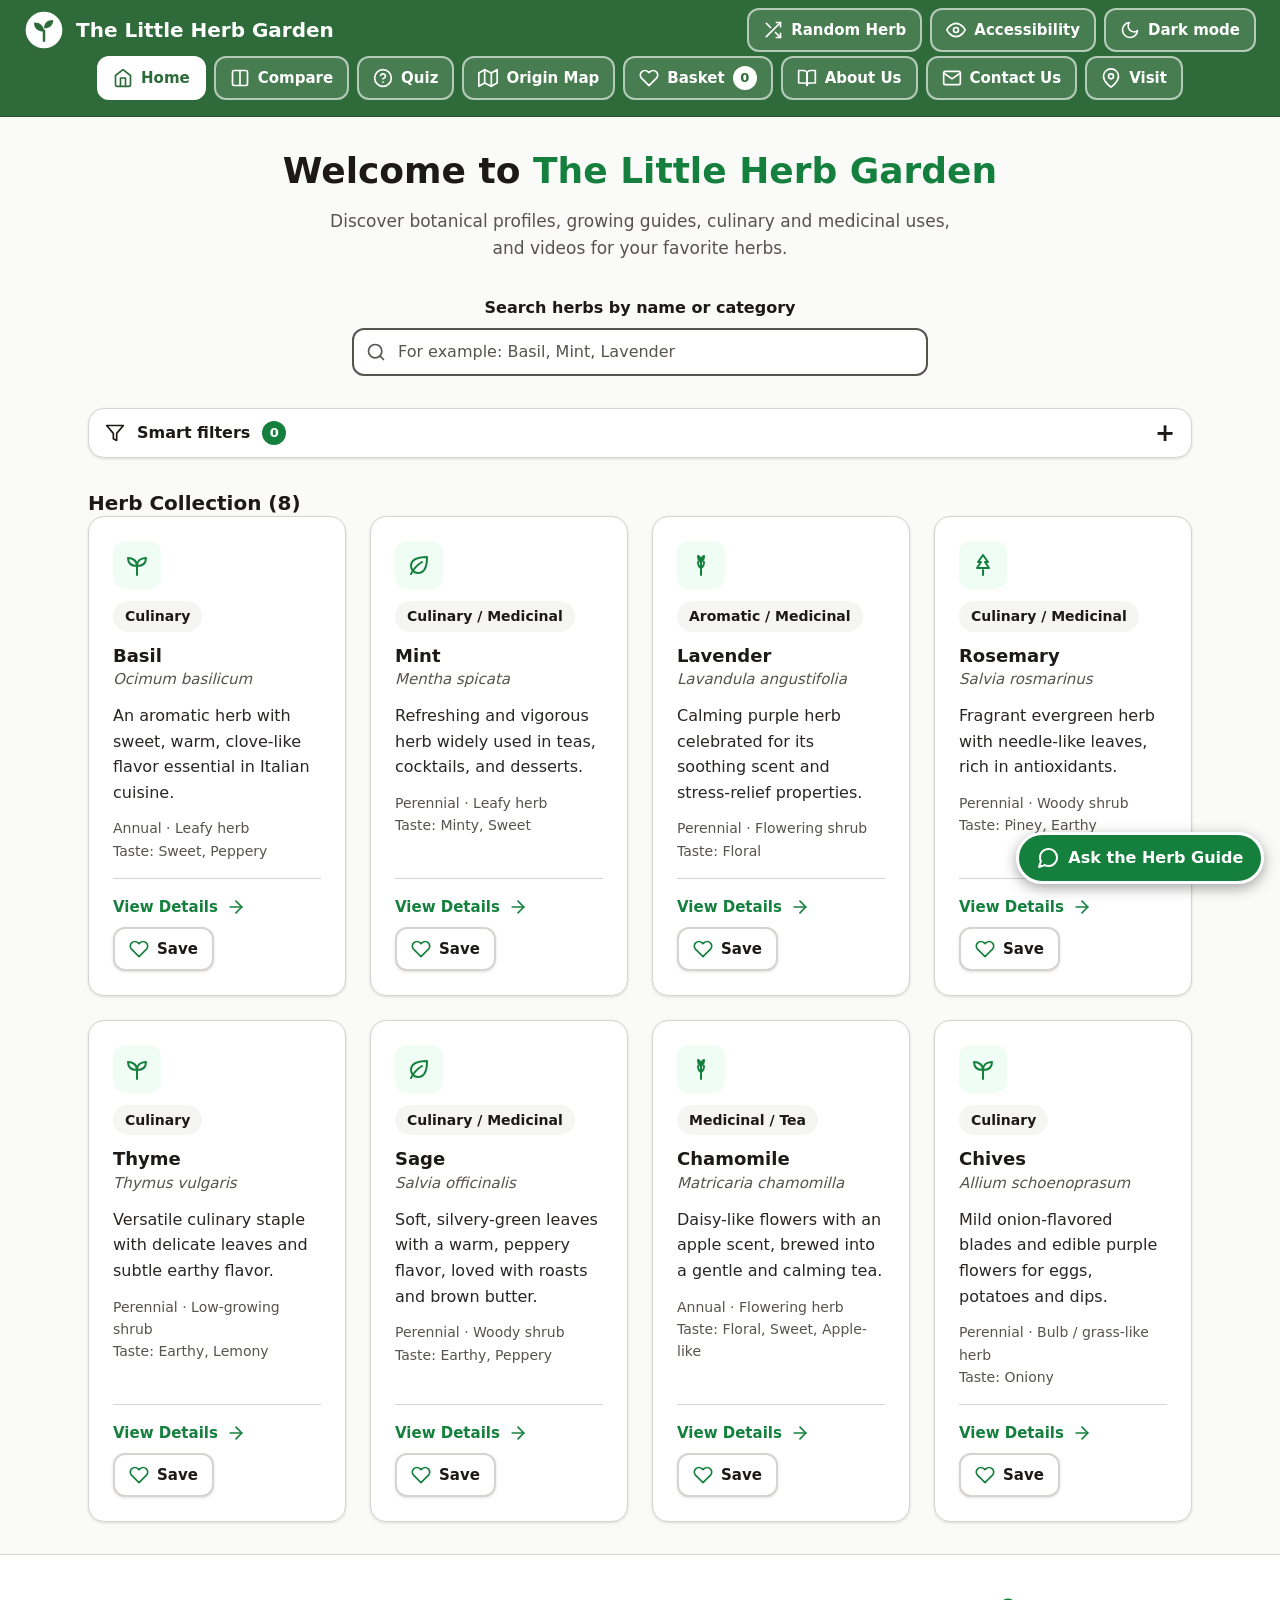
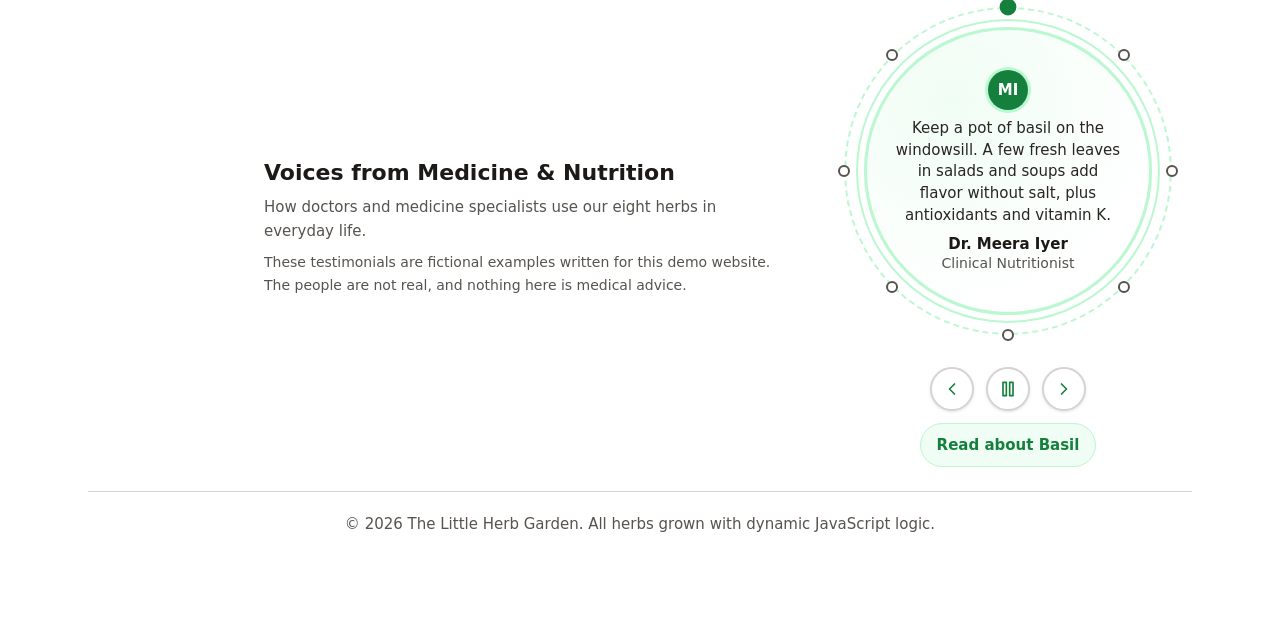
<file: index.html>
<!DOCTYPE html>
<html lang="en">
<head>
    <meta charset="UTF-8">
    <meta name="viewport" content="width=device-width, initial-scale=1">
    <meta name="color-scheme" content="light dark">
    <meta name="theme-color" content="#2f6b3a">
    <meta name="description" content="The Little Herb Garden: botanical profiles, growing guides, medicinal uses and videos for your favourite herbs.">
    <title>The Little Herb Garden</title>
    <link rel="icon" type="image/svg+xml" href="images/logo.svg">
    <link rel="stylesheet" href="style.css">
</head>
<body>

    <!-- Icon sprite (inline SVG, used with <use href="#i-name">) -->
    <svg width="0" height="0" style="position:absolute" aria-hidden="true" focusable="false">
        <defs>
            <symbol id="i-home" viewBox="0 0 24 24"><path d="M3 9l9-7 9 7v11a2 2 0 0 1-2 2H5a2 2 0 0 1-2-2z"/><polyline points="9 22 9 12 15 12 15 22"/></symbol>
            <symbol id="i-book" viewBox="0 0 24 24"><path d="M2 3h6a4 4 0 0 1 4 4v14a3 3 0 0 0-3-3H2z"/><path d="M22 3h-6a4 4 0 0 0-4 4v14a3 3 0 0 1 3-3h7z"/></symbol>
            <symbol id="i-pin" viewBox="0 0 24 24"><path d="M21 10c0 7-9 13-9 13s-9-6-9-13a9 9 0 0 1 18 0z"/><circle cx="12" cy="10" r="3"/></symbol>
            <symbol id="i-shuffle" viewBox="0 0 24 24"><polyline points="16 3 21 3 21 8"/><line x1="4" y1="20" x2="21" y2="3"/><polyline points="21 16 21 21 16 21"/><line x1="15" y1="15" x2="21" y2="21"/><line x1="4" y1="4" x2="9" y2="9"/></symbol>
            <symbol id="i-moon" viewBox="0 0 24 24"><path d="M21 12.79A9 9 0 1 1 11.21 3 7 7 0 0 0 21 12.79z"/></symbol>
            <symbol id="i-sun" viewBox="0 0 24 24"><circle cx="12" cy="12" r="5"/><line x1="12" y1="1" x2="12" y2="3"/><line x1="12" y1="21" x2="12" y2="23"/><line x1="4.22" y1="4.22" x2="5.64" y2="5.64"/><line x1="18.36" y1="18.36" x2="19.78" y2="19.78"/><line x1="1" y1="12" x2="3" y2="12"/><line x1="21" y1="12" x2="23" y2="12"/><line x1="4.22" y1="19.78" x2="5.64" y2="18.36"/><line x1="18.36" y1="5.64" x2="19.78" y2="4.22"/></symbol>
            <symbol id="i-search" viewBox="0 0 24 24"><circle cx="11" cy="11" r="8"/><line x1="21" y1="21" x2="16.65" y2="16.65"/></symbol>
            <symbol id="i-arrow-left" viewBox="0 0 24 24"><line x1="19" y1="12" x2="5" y2="12"/><polyline points="12 19 5 12 12 5"/></symbol>
            <symbol id="i-arrow-right" viewBox="0 0 24 24"><line x1="5" y1="12" x2="19" y2="12"/><polyline points="12 5 19 12 12 19"/></symbol>
            <symbol id="i-heart" viewBox="0 0 24 24"><path d="M20.84 4.61a5.5 5.5 0 0 0-7.78 0L12 5.67l-1.06-1.06a5.5 5.5 0 0 0-7.78 7.78l1.06 1.06L12 21.23l7.78-7.78 1.06-1.06a5.5 5.5 0 0 0 0-7.78z"/></symbol>
            <symbol id="i-info" viewBox="0 0 24 24"><circle cx="12" cy="12" r="10"/><line x1="12" y1="16" x2="12" y2="12"/><line x1="12" y1="8" x2="12.01" y2="8"/></symbol>
            <symbol id="i-video" viewBox="0 0 24 24"><polygon points="23 7 16 12 23 17 23 7"/><rect x="1" y="5" width="15" height="14" rx="2" ry="2"/></symbol>
            <symbol id="i-alert" viewBox="0 0 24 24"><path d="M10.29 3.86L1.82 18a2 2 0 0 0 1.71 3h16.94a2 2 0 0 0 1.71-3L13.71 3.86a2 2 0 0 0-3.42 0z"/><line x1="12" y1="9" x2="12" y2="13"/><line x1="12" y1="17" x2="12.01" y2="17"/></symbol>
            <symbol id="i-x" viewBox="0 0 24 24"><circle cx="12" cy="12" r="10"/><line x1="15" y1="9" x2="9" y2="15"/><line x1="9" y1="9" x2="15" y2="15"/></symbol>
            <symbol id="i-utensils" viewBox="0 0 24 24"><path d="M4 3v5a3 3 0 0 0 6 0V3"/><line x1="7" y1="11" x2="7" y2="21"/><path d="M17 21V3c-2 1-4 4-4 8h4"/></symbol>
            <symbol id="i-globe" viewBox="0 0 24 24"><circle cx="12" cy="12" r="10"/><line x1="2" y1="12" x2="22" y2="12"/><path d="M12 2a15.3 15.3 0 0 1 4 10 15.3 15.3 0 0 1-4 10 15.3 15.3 0 0 1-4-10 15.3 15.3 0 0 1 4-10z"/></symbol>
            <symbol id="i-sprout" viewBox="0 0 24 24"><path d="M12 22v-9"/><path d="M12 13C12 8 8 5 3 5c0 5 3 8 9 8z"/><path d="M12 13c0-4.5 3-8 9-8 0 5-3 8-9 8z"/></symbol>
            <symbol id="i-leaf" viewBox="0 0 24 24"><path d="M11 20A7 7 0 0 1 4 13C4 7 9 4 20 4c0 11-3 16-9 16z"/><path d="M4 21c3-6 6-9 11-12"/></symbol>
            <symbol id="i-flower" viewBox="0 0 24 24"><path d="M12 22V9"/><path d="M12 9C10 8 9 6 9 3c2 1 3 3 3 6z"/><path d="M12 9c2-1 3-3 3-6-2 1-3 3-3 6z"/><path d="M12 15c-2-1-3-3-3-6"/><path d="M12 15c2-1 3-3 3-6"/></symbol>
            <symbol id="i-mail" viewBox="0 0 24 24"><path d="M4 4h16c1.1 0 2 .9 2 2v12c0 1.1-.9 2-2 2H4c-1.1 0-2-.9-2-2V6c0-1.1.9-2 2-2z"/><polyline points="22 6 12 13 2 6"/></symbol>
            <symbol id="i-check" viewBox="0 0 24 24"><path d="M22 11.08V12a10 10 0 1 1-5.93-9.14"/><polyline points="22 4 12 14.01 9 11.01"/></symbol>
            <symbol id="i-chevron-left" viewBox="0 0 24 24"><polyline points="15 18 9 12 15 6"/></symbol>
            <symbol id="i-chevron-right" viewBox="0 0 24 24"><polyline points="9 18 15 12 9 6"/></symbol>
            <symbol id="i-pause" viewBox="0 0 24 24"><rect x="6" y="4" width="4" height="16"/><rect x="14" y="4" width="4" height="16"/></symbol>
            <symbol id="i-play" viewBox="0 0 24 24"><polygon points="5 3 19 12 5 21 5 3"/></symbol>
            <symbol id="i-quote" viewBox="0 0 24 24"><path d="M3 21c3 0 7-1 7-8V5c0-1.1-.9-2-2-2H4c-1.1 0-2 .9-2 2v6c0 1.1.9 2 2 2h4"/><path d="M15 21c3 0 7-1 7-8V5c0-1.1-.9-2-2-2h-4c-1.1 0-2 .9-2 2v6c0 1.1.9 2 2 2h4"/></symbol>
            <symbol id="i-menu" viewBox="0 0 24 24"><line x1="3" y1="6" x2="21" y2="6"/><line x1="3" y1="12" x2="21" y2="12"/><line x1="3" y1="18" x2="21" y2="18"/></symbol>
            <symbol id="i-columns" viewBox="0 0 24 24"><path d="M12 3h7a2 2 0 0 1 2 2v14a2 2 0 0 1-2 2h-7m0-18H5a2 2 0 0 0-2 2v14a2 2 0 0 0 2 2h7m0-18v18"/></symbol>
            <symbol id="i-help" viewBox="0 0 24 24"><circle cx="12" cy="12" r="10"/><path d="M9.09 9a3 3 0 0 1 5.83 1c0 2-3 3-3 3"/><line x1="12" y1="17" x2="12.01" y2="17"/></symbol>
            <symbol id="i-map" viewBox="0 0 24 24"><polygon points="1 6 1 22 8 18 16 22 23 18 23 2 16 6 8 2 1 6"/><line x1="8" y1="2" x2="8" y2="18"/><line x1="16" y1="6" x2="16" y2="22"/></symbol>
            <symbol id="i-chat" viewBox="0 0 24 24"><path d="M21 11.5a8.38 8.38 0 0 1-.9 3.8 8.5 8.5 0 0 1-7.6 4.7 8.38 8.38 0 0 1-3.8-.9L3 21l1.9-5.7a8.38 8.38 0 0 1-.9-3.8 8.5 8.5 0 0 1 4.7-7.6 8.38 8.38 0 0 1 3.8-.9h.5a8.48 8.48 0 0 1 8 8v.5z"/></symbol>
            <symbol id="i-eye" viewBox="0 0 24 24"><path d="M1 12s4-8 11-8 11 8 11 8-4 8-11 8-11-8-11-8z"/><circle cx="12" cy="12" r="3"/></symbol>
            <symbol id="i-filter" viewBox="0 0 24 24"><polygon points="22 3 2 3 10 12.46 10 19 14 21 14 12.46 22 3"/></symbol>
            <symbol id="i-send" viewBox="0 0 24 24"><line x1="22" y1="2" x2="11" y2="13"/><polygon points="22 2 15 22 11 13 2 9 22 2"/></symbol>
            <symbol id="i-trash" viewBox="0 0 24 24"><polyline points="3 6 5 6 21 6"/><path d="M19 6l-1 14a2 2 0 0 1-2 2H8a2 2 0 0 1-2-2L5 6m3 0V4a2 2 0 0 1 2-2h4a2 2 0 0 1 2 2v2"/></symbol>
            <symbol id="i-plus" viewBox="0 0 24 24"><line x1="12" y1="5" x2="12" y2="19"/><line x1="5" y1="12" x2="19" y2="12"/></symbol>
            <symbol id="i-minus" viewBox="0 0 24 24"><line x1="5" y1="12" x2="19" y2="12"/></symbol>
            <symbol id="i-refresh" viewBox="0 0 24 24"><polyline points="23 4 23 10 17 10"/><path d="M20.49 15a9 9 0 1 1-2.12-9.36L23 10"/></symbol>
            <symbol id="i-award" viewBox="0 0 24 24"><circle cx="12" cy="8" r="7"/><polyline points="8.21 13.89 7 23 12 20 17 23 15.79 13.88"/></symbol>
            <symbol id="i-tree" viewBox="0 0 24 24"><path d="M12 22v-5"/><path d="M12 2l5 7h-3l4 6H6l4-6H7z"/></symbol>
        </defs>
    </svg>

    <!-- Skip link for keyboard and screen reader users -->
    <a href="#main-content" class="skip-link">Skip to main content</a>

    <!-- Header -->
    <header class="site-header">
        <div class="container header-inner">
            <a href="#" class="brand">
                <img src="images/logo.svg" alt="" width="40" height="40">
                <span>The Little Herb Garden</span>
            </a>

            <!-- Mobile menu button (shown on small screens only) -->
            <button type="button" id="menu-toggle" class="btn btn-header menu-toggle" aria-expanded="false" aria-controls="site-menu">
                <svg class="icon" aria-hidden="true" focusable="false"><use href="#i-menu"></use></svg><span>Menu</span>
            </button>

            <div id="site-menu" class="header-actions">
                <nav aria-label="Main">
                    <ul class="nav-list">
                        <li><a href="#" id="nav-home" class="btn btn-header"><svg class="icon" aria-hidden="true" focusable="false"><use href="#i-home"></use></svg><span>Home</span></a></li>
                        <li><a href="#compare" id="nav-compare" class="btn btn-header"><svg class="icon" aria-hidden="true" focusable="false"><use href="#i-columns"></use></svg><span>Compare</span></a></li>
                        <li><a href="#quiz" id="nav-quiz" class="btn btn-header"><svg class="icon" aria-hidden="true" focusable="false"><use href="#i-help"></use></svg><span>Quiz</span></a></li>
                        <li><a href="#map" id="nav-map" class="btn btn-header"><svg class="icon" aria-hidden="true" focusable="false"><use href="#i-map"></use></svg><span>Origin Map</span></a></li>
                        <li><a href="#basket" id="nav-basket" class="btn btn-header"><svg class="icon" aria-hidden="true" focusable="false"><use href="#i-heart"></use></svg><span>Basket</span><span id="basket-count" class="count">0</span><span class="visually-hidden"> saved herbs</span></a></li>
                        <li><a href="#about" id="nav-about" class="btn btn-header"><svg class="icon" aria-hidden="true" focusable="false"><use href="#i-book"></use></svg><span>About Us</span></a></li>
                        <li><button type="button" id="contact-btn" class="btn btn-header" aria-haspopup="dialog"><svg class="icon" aria-hidden="true" focusable="false"><use href="#i-mail"></use></svg><span>Contact Us</span></button></li>
                        <li><a href="#visit" id="nav-visit" class="btn btn-header"><svg class="icon" aria-hidden="true" focusable="false"><use href="#i-pin"></use></svg><span>Visit</span></a></li>
                    </ul>
                </nav>
                <div class="header-tools">
                    <button type="button" id="random-herb-btn" class="btn btn-header">
                        <svg class="icon" aria-hidden="true" focusable="false"><use href="#i-shuffle"></use></svg><span>Random Herb</span>
                    </button>
                    <button type="button" id="a11y-btn" class="btn btn-header" aria-haspopup="dialog">
                        <svg class="icon" aria-hidden="true" focusable="false"><use href="#i-eye"></use></svg><span>Accessibility</span>
                    </button>
                    <button type="button" id="theme-toggle" class="btn btn-header" aria-pressed="false">
                        <svg class="icon icon-moon" aria-hidden="true" focusable="false"><use href="#i-moon"></use></svg>
                        <svg class="icon icon-sun" aria-hidden="true" focusable="false"><use href="#i-sun"></use></svg>
                        <span>Dark mode</span>
                    </button>
                </div>
            </div>
        </div>
    </header>

    <!-- Herb Guide chat button (floating) -->
    <button type="button" id="chat-btn" class="fab" aria-haspopup="dialog">
        <svg class="icon icon-lg" aria-hidden="true" focusable="false"><use href="#i-chat"></use></svg><span>Ask the Herb Guide</span>
    </button>

    <!-- Main content -->
    <main id="main-content" class="container main" tabindex="-1">
        <div id="app-viewport">
            <noscript><p class="notice">The Little Herb Garden needs JavaScript to load the herbs. Please turn JavaScript on and reload the page.</p></noscript>
        </div>
    </main>

    <!-- Accessibility settings popup -->
    <dialog id="a11y-dialog" class="dialog" aria-labelledby="a11y-title">
        <div class="dialog-body">
            <div class="dialog-head">
                <h2 id="a11y-title">Accessibility settings</h2>
                <button type="button" id="a11y-close" class="btn btn-secondary dialog-close" aria-label="Close accessibility settings">
                    <svg class="icon" aria-hidden="true" focusable="false"><use href="#i-x"></use></svg>
                </button>
            </div>
            <p class="small">Changes apply straight away and are remembered on this device.</p>
            <fieldset class="setting-group">
                <legend>Display</legend>
                <label class="check"><input type="checkbox" id="opt-dark"> <span>Dark mode</span></label>
                <label class="check"><input type="checkbox" id="opt-contrast"> <span>High contrast (black, white and yellow)</span></label>
                <label class="check"><input type="checkbox" id="opt-motion"> <span>Reduce motion and animations</span></label>
            </fieldset>
            <fieldset class="setting-group">
                <legend>Text size</legend>
                <label class="check"><input type="radio" name="text-size" value="normal"> <span>Normal</span></label>
                <label class="check"><input type="radio" name="text-size" value="large"> <span>Large (125%)</span></label>
                <label class="check"><input type="radio" name="text-size" value="xlarge"> <span>Extra large (150%)</span></label>
            </fieldset>
            <div class="dialog-actions">
                <button type="button" id="a11y-reset" class="btn btn-secondary"><svg class="icon" aria-hidden="true" focusable="false"><use href="#i-refresh"></use></svg><span>Reset to defaults</span></button>
                <button type="button" id="a11y-done" class="btn btn-primary">Done</button>
            </div>
        </div>
    </dialog>

    <!-- Herb Guide chat popup -->
    <dialog id="chat-dialog" class="dialog chat-dialog" aria-labelledby="chat-title">
        <div class="dialog-body chat-body">
            <div class="dialog-head">
                <h2 id="chat-title">Herb Guide</h2>
                <button type="button" id="chat-close" class="btn btn-secondary dialog-close" aria-label="Close the Herb Guide">
                    <svg class="icon" aria-hidden="true" focusable="false"><use href="#i-x"></use></svg>
                </button>
            </div>
            <p class="small">Ask about allergies and safety, medicinal use, origin, growing, harvesting, storage and daily use of our eight herbs. I answer from this garden's herb data, I am not a doctor.</p>
            <div id="chat-log" class="chat-log" role="log" aria-live="polite" aria-label="Conversation with the Herb Guide" tabindex="0"></div>
            <div id="chat-suggestions" class="chat-suggestions" aria-label="Suggested questions"></div>
            <form id="chat-form" class="chat-form" autocomplete="off">
                <label for="chat-input" class="visually-hidden">Your question</label>
                <input type="text" id="chat-input" placeholder="For example: Is chamomile safe for pets?" maxlength="200">
                <button type="submit" class="btn btn-primary"><svg class="icon" aria-hidden="true" focusable="false"><use href="#i-send"></use></svg><span>Send</span></button>
            </form>
        </div>
    </dialog>

    <!-- Contact Us popup (native modal dialog: focus is trapped inside, Esc closes it) -->
    <dialog id="contact-dialog" class="dialog" aria-labelledby="contact-title" aria-describedby="contact-desc">
        <form id="contact-form" class="dialog-body" novalidate>
            <div class="dialog-head">
                <h2 id="contact-title">Contact Us</h2>
                <button type="button" id="contact-close" class="btn btn-secondary dialog-close" aria-label="Close contact form">
                    <svg class="icon" aria-hidden="true" focusable="false"><use href="#i-x"></use></svg>
                </button>
            </div>
            <p id="contact-desc" class="small">Questions about the garden or a herb? Send us a message. All fields are required.</p>

            <div class="field">
                <label for="contact-name">Your name (required)</label>
                <input type="text" id="contact-name" name="name" autocomplete="name" required aria-describedby="contact-name-error">
                <p class="field-error" id="contact-name-error" hidden></p>
            </div>
            <div class="field">
                <label for="contact-email">Email address (required)</label>
                <input type="email" id="contact-email" name="email" autocomplete="email" required aria-describedby="contact-email-error">
                <p class="field-error" id="contact-email-error" hidden></p>
            </div>
            <div class="field">
                <label for="contact-message">Your message (required)</label>
                <textarea id="contact-message" name="message" rows="5" required aria-describedby="contact-message-error"></textarea>
                <p class="field-error" id="contact-message-error" hidden></p>
            </div>

            <div class="dialog-actions">
                <button type="button" id="contact-cancel" class="btn btn-secondary">Cancel</button>
                <button type="submit" class="btn btn-primary">Send message</button>
            </div>
        </form>
    </dialog>

    <!-- Thank you popup (closes by itself after 5 seconds) -->
    <dialog id="thanks-dialog" class="dialog dialog-thanks" aria-labelledby="thanks-title" aria-describedby="thanks-desc">
        <div class="dialog-body">
            <span class="thanks-icon"><svg class="icon icon-lg" aria-hidden="true" focusable="false"><use href="#i-check"></use></svg></span>
            <h2 id="thanks-title">Thank you!</h2>
            <p id="thanks-desc">Thank you for contacting us. Your message has been submitted. This message closes automatically in 5 seconds.</p>
            <button type="button" id="thanks-close" class="btn btn-primary">Close</button>
        </div>
    </dialog>

    <!-- Screen reader announcements (page changes, search results) -->
    <div id="announcer" class="visually-hidden" role="status" aria-live="polite" aria-atomic="true"></div>

    <!-- Footer -->
    <footer class="site-footer">
        <div class="container">
            <section class="testimonials" aria-labelledby="testimonials-heading">
                <div class="testimonials-text">
                    <h2 id="testimonials-heading">Voices from Medicine &amp; Nutrition</h2>
                    <p>How doctors and medicine specialists use our eight herbs in everyday life.</p>
                    <p class="small testimonials-note">These testimonials are fictional examples written for this demo website. The people are not real, and nothing here is medical advice.</p>
                </div>
                <div id="testimonial-slider" class="slider" role="group" aria-roledescription="carousel" aria-label="Specialist testimonials">
                    <p class="small">Loading testimonials&hellip;</p>
                </div>
            </section>
            <p class="copyright">© <span id="year"></span> The Little Herb Garden. All herbs grown with dynamic JavaScript logic.</p>
        </div>
    </footer>

    <script src="app.js"></script>
</body>
</html>
</file>
<file: style.css>
/* ==========================================================================
   The Little Herb Garden - plain CSS (no frameworks)
   Colours are CSS variables. Dark mode = class "dark" on <html>.
   ========================================================================== */

:root {
    --header-bg: #2f6b3a;          /* header colour taken from the reference image */
    --header-text: #ffffff;

    --bg: #fafaf9;
    --surface: #ffffff;
    --surface-2: #f5f5f4;
    --border: #d6d3d1;
    --text: #292524;
    --text-strong: #1c1917;
    --text-muted: #57534e;

    --accent: #15803d;              /* text/icons on light backgrounds (AA contrast) */
    --accent-bg: #f0fdf4;
    --accent-border: #bbf7d0;
    --button-bg: #15803d;
    --button-bg-hover: #166534;
    --button-text: #ffffff;
    --badge-bg: #166534;

    --danger: #b91c1c;
    --danger-bg: #fee2e2;
    --danger-border: #fecaca;

    --focus: #1d4ed8;
    --shadow: 0 1px 3px rgba(0, 0, 0, .12);
    --map-sea: #dbeefa;
    --map-land: #c9dfb8;
    --map-line: #6b8f5e;
    --map-grid: rgba(0, 0, 0, .14);
    --map-selected: #b45309;
    --radius: 1rem;
}

html.dark {
    --bg: #1c1917;
    --surface: #292524;
    --surface-2: #44403c;
    --border: #57534e;
    --text: #e7e5e4;
    --text-strong: #f5f5f4;
    --text-muted: #d6d3d1;

    --accent: #4ade80;
    --accent-bg: #052e16;
    --accent-border: #14532d;
    --danger: #fca5a5;
    --danger-bg: #450a0a;
    --danger-border: #7f1d1d;

    --focus: #fde047;
    --shadow: 0 1px 3px rgba(0, 0, 0, .6);
    --map-sea: #10283a;
    --map-land: #355535;
    --map-line: #8fbf8f;
    --map-grid: rgba(255, 255, 255, .16);
    --map-selected: #d97706;
    color-scheme: dark;
}

/* High contrast: black, white and yellow (it overrides dark mode) */
html.hc {
    --header-bg: #000000;
    --bg: #000000;
    --surface: #000000;
    --surface-2: #1a1a1a;
    --border: #ffffff;
    --text: #ffffff;
    --text-strong: #ffffff;
    --text-muted: #f0f0f0;
    --accent: #ffe600;
    --accent-bg: #000000;
    --accent-border: #ffe600;
    --button-bg: #ffe600;
    --button-bg-hover: #ffffff;
    --button-text: #000000;
    --badge-bg: #000000;
    --danger: #ff9a9a;
    --danger-bg: #000000;
    --danger-border: #ff9a9a;
    --focus: #00e5ff;
    --shadow: none;
    --map-sea: #000000;
    --map-land: #333333;
    --map-line: #ffffff;
    --map-grid: rgba(255, 255, 255, .35);
    --map-selected: #ffe600;
    color-scheme: dark;
}

/* ---------- Base ---------- */
*, *::before, *::after { box-sizing: border-box; }

html {
    scroll-padding-top: 6rem;       /* keeps focused items clear of the sticky header */
    -webkit-text-size-adjust: 100%;
}

body {
    margin: 0;
    min-height: 100vh;
    display: flex;
    flex-direction: column;
    background: var(--bg);
    color: var(--text);
    font-family: system-ui, -apple-system, "Segoe UI", Roboto, "Helvetica Neue", Arial, sans-serif;
    font-size: 1rem;
    line-height: 1.6;
    overflow-wrap: break-word;
}

h1, h2, h3, p, ul, dl, dd, figure { margin: 0; }
ul { padding: 0; list-style: none; }
img, svg { max-width: 100%; }
[hidden] { display: none !important; }
a { color: var(--accent); }

.container {
    width: 100%;
    max-width: 72rem;
    margin-inline: auto;
    padding-inline: 1rem;
}
@media (min-width: 40em) { .container { padding-inline: 1.5rem; } }

.main { flex: 1; padding-block: 2rem; }
.main:focus { outline: none; }

.visually-hidden {
    position: absolute !important;
    width: 1px; height: 1px;
    margin: -1px; padding: 0; border: 0;
    overflow: hidden;
    clip: rect(0 0 0 0);
    white-space: nowrap;
}

/* ---------- Focus (visible for keyboard users) ---------- */
:focus-visible {
    outline: 3px solid var(--focus);
    outline-offset: 3px;
    border-radius: .25rem;
}
.site-header :focus-visible { outline-color: #ffffff; }

.skip-link {
    position: absolute;
    left: .5rem; top: -4rem;
    z-index: 100;
    padding: .75rem 1rem;
    background: var(--button-bg);
    color: var(--button-text);
    font-weight: 600;
    border-radius: .5rem;
}
.skip-link:focus { top: .5rem; }

/* ---------- Icons ---------- */
.icon {
    width: 1.25rem; height: 1.25rem;
    flex: none;
    fill: none;
    stroke: currentColor;
    stroke-width: 2;
    stroke-linecap: round;
    stroke-linejoin: round;
}
.icon-lg { width: 1.5rem; height: 1.5rem; }

/* ---------- Header ---------- */
.site-header {
    background: var(--header-bg);
    color: var(--header-text);
    border-bottom: 1px solid rgba(0, 0, 0, .25);
}
@media (min-width: 60em) and (min-height: 45em) {
    .site-header { position: sticky; top: 0; z-index: 30; }
}
.site-header .container { max-width: 90rem; }
.header-inner {
    display: flex;
    flex-wrap: wrap;
    align-items: center;
    justify-content: space-between;
    gap: .5rem 1rem;
    padding-block: .5rem;
}
.brand {
    display: inline-flex;
    align-items: center;
    gap: .75rem;
    min-height: 2.75rem;
    color: var(--header-text);
    font-size: 1.25rem;
    font-weight: 700;
    text-decoration: none;
}
.brand:hover span { text-decoration: underline; }
.brand img { width: 2.5rem; height: 2.5rem; }


/* ---------- Buttons ---------- */
.btn {
    display: inline-flex;
    align-items: center;
    justify-content: center;
    gap: .5rem;
    min-height: 2.75rem;            /* comfortable touch target */
    padding: .5rem 1rem;
    border: 2px solid transparent;
    border-radius: .75rem;
    font: inherit;
    font-size: .9375rem;
    font-weight: 600;
    line-height: 1.2;
    text-decoration: none;
    cursor: pointer;
}
.btn-header {
    padding-inline: .875rem;
    background: rgba(255, 255, 255, .12);
    border-color: rgba(255, 255, 255, .6);
    color: var(--header-text);
}
.btn-header:hover { background: rgba(255, 255, 255, .24); }
.btn-header[aria-current="page"],
.btn-header[aria-pressed="true"] {
    background: #ffffff;
    border-color: #ffffff;
    color: var(--header-bg);
}
.btn-primary { background: var(--button-bg); color: var(--button-text); }
.btn-primary:hover { background: var(--button-bg-hover); }
.btn-secondary { background: var(--surface); color: var(--text-strong); border-color: var(--border); box-shadow: var(--shadow); }
.btn-secondary:hover { background: var(--surface-2); }
.btn-secondary .icon { color: var(--accent); }
.btn-soft { background: var(--accent-bg); color: var(--accent); border-color: var(--accent-border); }

/* Theme toggle shows the icon for the mode you would switch to */
.icon-sun { display: none; }
html.dark .icon-sun { display: inline-block; }
html.dark .icon-moon { display: none; }

/* ---------- Views ---------- */
.view { display: grid; gap: 2rem; }
.view-narrow { max-width: 48rem; margin-inline: auto; width: 100%; }
.view-medium { max-width: 56rem; margin-inline: auto; width: 100%; }

h1 { font-size: 1.875rem; line-height: 1.2; font-weight: 800; color: var(--text-strong); }
@media (min-width: 40em) { h1 { font-size: 2.25rem; } }
h2 { font-size: 1.25rem; line-height: 1.3; font-weight: 700; color: var(--text-strong); }
h3 { font-size: 1.125rem; line-height: 1.3; font-weight: 700; color: var(--text-strong); }
h1:focus { outline: none; }
.accent { color: var(--accent); }
.lead { font-size: 1.0625rem; color: var(--text-muted); }

/* Hero (home): centred title and intro */
.hero { display: grid; gap: 1rem; justify-items: center; text-align: center; }
.hero .lead { max-width: 40rem; }

/* Search */
.search { display: grid; gap: .5rem; width: 100%; max-width: 36rem; margin-inline: auto; text-align: center; }
.search label { font-weight: 600; color: var(--text-strong); }
.search-row { display: flex; gap: .5rem; align-items: stretch; }
.search-field { position: relative; flex: 1; }
.search-field .icon { position: absolute; left: .875rem; top: 50%; transform: translateY(-50%); color: var(--text-muted); pointer-events: none; }
.search-field input {
    width: 100%;
    text-align: left;
    min-height: 3rem;
    padding: .5rem .75rem .5rem 2.75rem;
    background: var(--surface);
    color: var(--text-strong);
    border: 2px solid var(--text-muted);
    border-radius: .75rem;
    font: inherit;
}
.search-field input::placeholder { color: var(--text-muted); opacity: 1; }

/* Cards */
.card-grid { display: grid; gap: 1.5rem; grid-template-columns: repeat(auto-fill, minmax(16rem, 1fr)); }
.card {
    position: relative;             /* lets the title link cover the whole card */
    display: flex;
    flex-direction: column;
    justify-content: space-between;
    gap: 1rem;
    height: 100%;
    padding: 1.5rem;
    background: var(--surface);
    border: 1px solid var(--border);
    border-radius: var(--radius);
    box-shadow: var(--shadow);
}
.card:hover { border-color: var(--accent); }
.card-top { display: grid; gap: .75rem; }
.card-meta { display: flex; flex-direction: column; align-items: flex-start; gap: .75rem; }
.icon-badge { display: inline-flex; padding: .75rem; background: var(--accent-bg); color: var(--accent); border-radius: .75rem; }
.pill { padding: .25rem .75rem; background: var(--surface-2); color: var(--text-strong); border-radius: 999px; font-size: .875rem; font-weight: 600; }
.latin { font-style: italic; color: var(--text-muted); font-size: .9375rem; }
.card-link { color: var(--text-strong); text-decoration: none; }
.card-link::after { content: ""; position: absolute; inset: 0; border-radius: var(--radius); }
.card-link:hover { text-decoration: underline; }
.card-link:focus-visible { outline: none; }
.card-link:focus-visible::after { outline: 3px solid var(--focus); outline-offset: 3px; }
.card-more { display: flex; flex-wrap: wrap; align-items: center; justify-content: space-between; gap: .5rem; padding-top: 1rem; border-top: 1px solid var(--border); font-size: .9375rem; font-weight: 600; color: var(--accent); }

.empty { text-align: center; padding: 3rem 1rem; background: var(--surface); border: 1px solid var(--border); border-radius: var(--radius); display: grid; gap: 1rem; justify-items: center; }

/* Panels (detail, about, visit) */
.panel { display: grid; gap: 1rem; align-content: start; padding: 1.5rem; background: var(--surface); border: 1px solid var(--border); border-radius: var(--radius); box-shadow: var(--shadow); }
.panel-title { display: flex; align-items: center; gap: .75rem; padding-bottom: .75rem; border-bottom: 1px solid var(--border); color: var(--accent); }
.panel-title h2 { color: var(--text-strong); }
.panel p { color: var(--text-muted); }
.panel strong { color: var(--text-strong); }
.bullets { padding-left: 1.25rem; list-style: disc; color: var(--text-muted); display: grid; gap: .5rem; }
.grid-2 { display: grid; gap: 1.5rem; }
@media (min-width: 48em) { .grid-2 { grid-template-columns: 1fr 1fr; } }
.subhead { font-size: .875rem; font-weight: 700; letter-spacing: .05em; text-transform: uppercase; color: var(--text-muted); }

/* Herb header card */
.herb-header { display: grid; overflow: hidden; background: var(--surface); border: 1px solid var(--border); border-radius: var(--radius); box-shadow: var(--shadow); }
@media (min-width: 48em) { .herb-header { grid-template-columns: 1fr 1fr; } }
.herb-photo { position: relative; min-height: 16rem; background: var(--surface-2); }
.herb-photo img { position: absolute; inset: 0; width: 100%; height: 100%; object-fit: cover; }
.badge { position: absolute; top: 1rem; left: 1rem; padding: .25rem .75rem; background: var(--badge-bg); color: #ffffff; border-radius: 999px; font-size: .875rem; font-weight: 600; }
.herb-info { display: grid; gap: 1rem; align-content: center; padding: 1.5rem; }
@media (min-width: 40em) { .herb-info { padding: 2rem; } }
.herb-info .latin { font-size: 1.0625rem; color: var(--accent); font-weight: 500; }
.herb-info p { color: var(--text-muted); }

/* Definition list rows */
.facts { display: grid; gap: .5rem; }
.facts div { display: flex; flex-wrap: wrap; justify-content: space-between; gap: .25rem 1rem; padding-block: .5rem; border-bottom: 1px solid var(--border); }
.facts div:last-child { border-bottom: 0; }
.facts dt { font-weight: 700; color: var(--text-strong); }
.facts dd { color: var(--text-muted); text-align: right; }

.chips { display: flex; flex-wrap: wrap; gap: .5rem; }
.chip { padding: .25rem .75rem; background: var(--accent-bg); color: var(--accent); border: 1px solid var(--accent-border); border-radius: .5rem; font-size: .9375rem; font-weight: 500; }

.note { display: flex; gap: .75rem; padding: .75rem 1rem; background: var(--accent-bg); border: 1px solid var(--accent-border); border-radius: .75rem; font-size: .9375rem; color: var(--text) !important; }
.note .icon { margin-top: .2rem; color: var(--accent); }
.small { font-size: .875rem; }

/* Video embed (16:9) */
.video-frame { position: relative; width: 100%; aspect-ratio: 16 / 9; background: #000; border-radius: .75rem; overflow: hidden; }
.video-frame iframe { position: absolute; inset: 0; width: 100%; height: 100%; border: 0; }
.video figcaption { font-size: .9375rem; color: var(--text-muted); margin-top: .5rem; }

/* ---------- Popups (dialogs) ---------- */
.dialog {
    width: min(32rem, calc(100% - 2rem));
    max-height: calc(100% - 2rem);
    padding: 0;
    background: var(--surface);
    color: var(--text);
    border: 1px solid var(--border);
    border-radius: var(--radius);
    box-shadow: 0 20px 50px rgba(0, 0, 0, .45);
}
.dialog[open] { animation: fadeIn .25s ease-out both; }
.dialog::backdrop { background: rgba(0, 0, 0, .65); }
html:has(dialog[open]) { overflow: hidden; }
.dialog-body { display: grid; gap: 1.25rem; padding: 1.5rem; }
.dialog-head { display: flex; align-items: center; justify-content: space-between; gap: 1rem; }
.dialog-close { padding: .5rem; min-width: 2.75rem; }
.dialog-actions { display: flex; flex-wrap: wrap; justify-content: flex-end; gap: .75rem; }
.dialog p { color: var(--text-muted); }

.field { display: grid; gap: .375rem; }
.field label { font-weight: 600; color: var(--text-strong); }
.field input, .field textarea {
    width: 100%;
    min-height: 2.75rem;
    padding: .625rem .75rem;
    background: var(--surface);
    color: var(--text-strong);
    border: 2px solid var(--text-muted);
    border-radius: .75rem;
    font: inherit;
}
.field textarea { min-height: 8rem; resize: vertical; }
.field [aria-invalid="true"] { border-color: var(--danger); border-width: 3px; }
.field-error { color: var(--danger) !important; font-size: .9375rem; font-weight: 600; }

.dialog-thanks { text-align: center; max-width: 26rem; }
.dialog-thanks .dialog-body { justify-items: center; padding: 2rem 1.5rem; }
.thanks-icon { display: inline-flex; padding: 1rem; background: var(--accent-bg); color: var(--accent); border-radius: 50%; border: 1px solid var(--accent-border); }

/* Error + loading */
.error-box { max-width: 32rem; margin: 3rem auto; padding: 2rem; text-align: center; display: grid; gap: 1.5rem; justify-items: center; background: var(--surface); border: 1px solid var(--danger-border); border-radius: var(--radius); box-shadow: var(--shadow); }
.error-icon { display: inline-flex; padding: 1rem; background: var(--danger-bg); color: var(--danger); border-radius: 1rem; }
.error-box p { color: var(--text-muted); }
.skeleton { display: grid; gap: 1.5rem; max-width: 56rem; margin-inline: auto; width: 100%; animation: pulse 1.6s ease-in-out infinite; }
.skeleton div { background: var(--surface-2); border-radius: var(--radius); height: 12rem; }
.skeleton div:first-child { height: 2.75rem; width: 12rem; }
.notice { padding: 1rem; border: 2px solid var(--border); border-radius: .75rem; }

/* ---------- Footer ---------- */
.site-footer { background: var(--surface); border-top: 1px solid var(--border); padding-block: 2rem 1.5rem; font-size: .9375rem; color: var(--text-muted); }
.copyright { text-align: center; margin-top: 1.5rem; padding-top: 1.25rem; border-top: 1px solid var(--border); }

/* ---------- Testimonial slider (circular "orbit") ---------- */
.testimonials { display: grid; gap: 1.5rem; justify-items: center; text-align: center; }
.testimonials-text { display: grid; gap: .5rem; max-width: 32rem; }
.testimonials h2 { font-size: 1.375rem; }
@media (min-width: 56em) {
    .testimonials { grid-template-columns: 1fr auto; justify-items: stretch; align-items: center; gap: 3rem; text-align: left; }
    .testimonials-text { justify-self: end; }
    .slider { justify-self: start; }
}

.slider { --dot: 2.5rem; display: grid; grid-template-columns: minmax(0, 1fr); gap: .75rem; justify-items: center; width: 100%; max-width: 20rem; }

/* The orbit: a round disc with the testimonial, and a dot for each testimonial */
.orbit { display: grid; grid-template-columns: minmax(0, 1fr); gap: .5rem; width: 100%; }
.slider-viewport {
    display: grid;
    aspect-ratio: 1;
    width: 100%;
    border-radius: 50%;
    background: radial-gradient(circle at 30% 25%, var(--accent-bg) 0%, var(--surface) 75%);
    border: 3px solid var(--accent-border);
    box-shadow: 0 0 0 6px var(--surface), 0 0 0 8px var(--accent-border), var(--shadow);
    touch-action: pan-y;
}
.slide {
    grid-area: 1 / 1;               /* all slides share one cell */
    visibility: hidden;
    opacity: 0;
    display: flex;
    flex-direction: column;
    align-items: center;
    justify-content: center;
    gap: .5rem;
    min-width: 0;
    padding: 0 1.75rem;
    text-align: center;
}
.slide.is-active { visibility: visible; opacity: 1; animation: orbitIn .45s ease-out both; }
@keyframes orbitIn { from { opacity: 0; transform: scale(.94); } to { opacity: 1; transform: none; } }
.avatar { display: inline-flex; align-items: center; justify-content: center; width: 2.5rem; height: 2.5rem; border-radius: 50%; background: var(--button-bg); color: #ffffff; font-size: .9375rem; font-weight: 700; flex: none; box-shadow: 0 0 0 3px var(--accent-border); }
.slide blockquote { margin: 0; font-size: .9375rem; line-height: 1.45; color: var(--text); text-wrap: pretty; }
.slide figcaption, .slide .person { display: grid; line-height: 1.3; }
.person-name { font-weight: 700; color: var(--text-strong); font-size: .9375rem; }
.person-role { font-size: .875rem; color: var(--text-muted); max-width: 11rem; margin-inline: auto; text-wrap: balance; }

.slider-dots { display: flex; flex-wrap: wrap; justify-content: center; }
.dot { display: inline-flex; align-items: center; justify-content: center; width: var(--dot); height: var(--dot); padding: 0; background: none; border: 0; cursor: pointer; }
.dot::before { content: ""; width: .75rem; height: .75rem; border-radius: 50%; border: 2px solid var(--text-muted); background: var(--surface); transition: transform .2s; }
.dot[aria-current="true"]::before { background: var(--accent); border-color: var(--accent); transform: scale(1.4); }

.slider-controls { display: flex; align-items: center; justify-content: center; gap: .75rem; }
.round-btn { width: 2.75rem; height: 2.75rem; padding: 0; border-radius: 50%; }
.slide-herb { display: inline-flex; align-items: center; min-height: 2.75rem; padding: .25rem 1rem; border: 1px solid var(--accent-border); background: var(--accent-bg); border-radius: 999px; font-weight: 600; font-size: .9375rem; text-decoration: none; }
.slide-herb:hover { text-decoration: underline; }

/* Wider screens: the dots sit on a ring around the disc */
@media (min-width: 30em) {
    .slider { max-width: 23rem; --ring: calc(11.5rem - var(--dot) / 2); }
    .orbit { position: relative; display: block; width: 23rem; height: 23rem; }
    .orbit::before { content: ""; position: absolute; inset: calc(var(--dot) / 2); border: 2px dashed var(--accent-border); border-radius: 50%; }
    .slider-viewport { position: absolute; inset: var(--dot); width: auto; }
    .slider-dots { display: block; }
    .dot {
        position: absolute;
        top: 50%; left: 50%;
        margin: calc(var(--dot) / -2) 0 0 calc(var(--dot) / -2);
        --angle: calc(var(--i) * 360deg / var(--count));
        transform: rotate(var(--angle)) translateY(calc(var(--ring) * -1)) rotate(calc(var(--angle) * -1));
    }
}

/* ---------- Animation (respects reduced-motion) ---------- */
.fade-in { animation: fadeIn .4s ease-in-out both; }
@keyframes fadeIn { from { opacity: 0; transform: translateY(8px); } to { opacity: 1; transform: none; } }
@keyframes pulse { 50% { opacity: .5; } }

@media (prefers-reduced-motion: reduce) {
    *, *::before, *::after { animation: none !important; transition: none !important; scroll-behavior: auto !important; }
}

/* ---------- Windows high contrast ---------- */
@media (forced-colors: active) {
    .slider-viewport, .dot::before, .avatar, .slide-herb, .btn, .card, .panel, .chip, .pill, .dialog, .field input, .field textarea,
    .filters, .filter-group, .quiz-option, .origin-item, .msg, .map-card, .chip-btn, .fab, .num { border: 1px solid CanvasText; }
    .btn-header[aria-current="page"] { outline: 2px solid Highlight; }
    .dot[aria-current="true"]::before { background: Highlight; border-color: Highlight; }
}


/* ==========================================================================
   Version 8: mobile menu, filters, compare, quiz, basket, map, chat, accessibility
   ========================================================================== */

/* ---------- Header: mobile menu first, wide layout from 60em ---------- */
.menu-toggle { display: inline-flex; }
.header-actions { display: none; width: 100%; flex-direction: column; gap: .5rem; padding-bottom: .5rem; }
.header-actions.is-open { display: flex; }
.nav-list { display: grid; grid-template-columns: 1fr; gap: .5rem; }
.header-tools { display: grid; grid-template-columns: 1fr; gap: .5rem; }
.header-actions .btn { width: 100%; justify-content: flex-start; }
@media (min-width: 30em) {
    .nav-list, .header-tools { grid-template-columns: 1fr 1fr; }
}
@media (min-width: 60em) {
    .menu-toggle { display: none; }
    .header-inner { display: grid; grid-template-columns: auto 1fr; grid-template-areas: "brand tools" "nav nav"; align-items: center; gap: .25rem 1rem; }
    .header-actions { display: contents; }
    .brand { grid-area: brand; }
    .header-tools { grid-area: tools; display: flex; flex-wrap: wrap; justify-content: flex-end; gap: .5rem; }
    .header-actions nav { grid-area: nav; }
    .nav-list { display: flex; flex-wrap: wrap; justify-content: center; gap: .5rem; padding-bottom: .5rem; }
    .header-actions .btn { width: auto; justify-content: center; }
}

.count {
    display: inline-flex; align-items: center; justify-content: center;
    min-width: 1.5rem; height: 1.5rem; padding: 0 .4rem;
    border-radius: 999px; background: #ffffff; color: var(--header-bg);
    font-size: .8125rem; font-weight: 700;
}
.btn-header[aria-current="page"] .count { background: var(--header-bg); color: #ffffff; }
.filters .count { background: var(--button-bg); color: var(--button-text); }

@media (max-width: 59.99em) {
    .brand { flex: 1 1 0; min-width: 0; }
    .menu-toggle { flex: none; }
}
@media (max-width: 29.99em) {
    .brand { font-size: 1rem; gap: .5rem; line-height: 1.2; }
    .brand img { width: 2rem; height: 2rem; }
    .menu-toggle { padding-inline: .75rem; }
}

/* ---------- Chat button (floating) ---------- */
.fab {
    position: fixed; right: 1rem; bottom: 1rem; z-index: 40;
    display: inline-flex; align-items: center; gap: .5rem;
    min-height: 3.25rem; padding: .5rem 1.1rem;
    background: var(--button-bg); color: var(--button-text);
    border: 3px solid var(--surface); border-radius: 999px;
    font: inherit; font-weight: 700; cursor: pointer;
    box-shadow: 0 4px 14px rgba(0, 0, 0, .35);
}
.fab:hover { background: var(--button-bg-hover); }
.site-footer { padding-bottom: 5.5rem; }

/* ---------- Herb cards, save button ---------- */
.more-link { display: inline-flex; align-items: center; gap: .5rem; }
.card-more .save-btn { position: relative; z-index: 2; min-height: 2.75rem; padding: .25rem .875rem; }
.save-btn .icon-filled { fill: currentColor; }
.card-tags { color: var(--text-muted); }
.herb-actions { display: flex; flex-wrap: wrap; gap: .5rem; }
.facts-stacked div { flex-direction: column; justify-content: flex-start; }
.facts-stacked dd { text-align: left; }
.basket-actions { display: flex; flex-wrap: wrap; gap: .75rem; }
.center { text-align: center; }
.btn-large { min-height: 3.25rem; padding-inline: 1.5rem; font-size: 1.0625rem; }

/* ---------- Check boxes and radio buttons ---------- */
.check { display: flex; align-items: center; gap: .75rem; min-height: 2.75rem; cursor: pointer; }
.check input { width: 1.375rem; height: 1.375rem; flex: none; accent-color: var(--accent); }
.setting-group { margin: 0; padding: .5rem 1rem; border: 1px solid var(--border); border-radius: .75rem; display: grid; gap: 0; }
.setting-group legend { padding-inline: .5rem; font-weight: 700; color: var(--text-strong); }

/* ---------- Smart filters ---------- */
.filters { background: var(--surface); border: 1px solid var(--border); border-radius: var(--radius); box-shadow: var(--shadow); }
.filters summary { display: flex; align-items: center; gap: .75rem; min-height: 3rem; padding: .5rem 1rem; font-weight: 700; color: var(--text-strong); cursor: pointer; list-style: none; }
.filters summary::-webkit-details-marker { display: none; }
.filters summary::after { content: "+"; margin-left: auto; font-size: 1.5rem; line-height: 1; }
.filters[open] summary::after { content: "\2212"; }
.filter-body { display: grid; gap: 1rem; padding: 1rem; border-top: 1px solid var(--border); }
.filter-grid { display: grid; gap: 1rem; grid-template-columns: repeat(auto-fill, minmax(12.5rem, 1fr)); }
.filter-group { margin: 0; padding: .5rem .75rem; border: 1px solid var(--border); border-radius: .75rem; display: grid; gap: 0; align-content: start; min-width: 0; }
.filter-group legend { padding-inline: .5rem; font-weight: 700; color: var(--text-strong); }
.filter-body > .btn { justify-self: start; }

/* ---------- Compare ---------- */
.compare-pickers { display: grid; gap: 1rem; align-items: end; }
@media (min-width: 40em) { .compare-pickers { grid-template-columns: 1fr 1fr auto; } }
select {
    width: 100%; min-height: 2.75rem; padding: .5rem .75rem;
    background: var(--surface); color: var(--text-strong);
    border: 2px solid var(--text-muted); border-radius: .75rem; font: inherit;
}
.table-wrap { overflow-x: auto; }
.compare-table { width: 100%; border-collapse: separate; border-spacing: 0; background: var(--surface); border: 1px solid var(--border); border-radius: var(--radius); }
.compare-table th, .compare-table td { padding: .875rem 1rem; text-align: left; vertical-align: top; border-bottom: 1px solid var(--border); }
.compare-table tbody tr:last-child th, .compare-table tbody tr:last-child td { border-bottom: 0; }
.compare-table thead th { background: var(--surface-2); font-size: 1.125rem; }
.compare-table tbody th { width: 9rem; color: var(--text-strong); background: var(--surface-2); }
.compare-table td { width: calc((100% - 9rem) / 2); color: var(--text); }
.compare-table td p { margin: 0 0 .5rem; }
.plain-list { list-style: none; display: grid; gap: .35rem; }
@media (max-width: 47.99em) {
    .compare-table, .compare-table tbody, .compare-table tr, .compare-table th, .compare-table td { display: block; width: auto !important; }
    .compare-table thead { position: absolute; width: 1px; height: 1px; overflow: hidden; clip: rect(0 0 0 0); }
    .compare-table tbody th { border-bottom: 0; }
    .compare-table td::before { content: attr(data-label); display: block; margin-bottom: .25rem; font-weight: 700; color: var(--accent); }
}

/* ---------- Quiz ---------- */
progress { width: 100%; height: .875rem; accent-color: var(--accent); }
.quiz-fieldset { margin: 0; padding: 0; border: 0; display: grid; gap: .75rem; min-width: 0; }
.quiz-fieldset legend { padding: 0; margin-bottom: .75rem; font-size: 1.25rem; font-weight: 700; color: var(--text-strong); }
#quiz-q:focus { outline: none; }
.quiz-option { display: flex; align-items: center; gap: .75rem; min-height: 3rem; padding: .625rem 1rem; border: 2px solid var(--border); border-radius: .75rem; cursor: pointer; color: var(--text-strong); }
.quiz-option input { width: 1.375rem; height: 1.375rem; flex: none; accent-color: var(--accent); }
.quiz-option:has(input:checked) { border-color: var(--accent); background: var(--accent-bg); }
.quiz-option:focus-within { outline: 3px solid var(--focus); outline-offset: 2px; }
.quiz-option.is-correct { border-color: var(--accent); border-width: 4px; background: var(--accent-bg); }
.quiz-option.is-wrong { border-style: dashed; border-color: var(--danger); }
.quiz-tag { margin-left: auto; font-size: .875rem; font-weight: 700; }
.quiz-feedback:empty { display: none; }
.quiz-feedback { padding: .875rem 1rem; border: 1px solid var(--accent-border); border-radius: .75rem; background: var(--accent-bg); color: var(--text); }
.quiz-feedback p { color: var(--text) !important; }
.quiz-feedback .icon { vertical-align: -.3em; color: var(--accent); }
.score-panel { text-align: center; justify-items: center; }
.score { font-size: 1.5rem; color: var(--text-strong) !important; }
.score strong { color: var(--accent); font-size: 2rem; }
.score-panel progress { max-width: 24rem; }

/* ---------- Origin map ---------- */
.map-card { display: grid; gap: .75rem; padding: 1rem; background: var(--surface); border: 1px solid var(--border); border-radius: var(--radius); box-shadow: var(--shadow); }
.map-controls { display: flex; flex-wrap: wrap; gap: .5rem; }
.map-frame { border: 2px solid var(--border); border-radius: .75rem; overflow: hidden; background: var(--map-sea); touch-action: pan-y; user-select: none; -webkit-user-select: none; }
.map-frame.is-zoomed { touch-action: none; cursor: grab; }
.map-frame svg { display: block; width: 100%; height: auto; }
.map-sea { fill: var(--map-sea); }
.map-land { fill: var(--map-land); stroke: var(--map-line); stroke-width: 1; vector-effect: non-scaling-stroke; }
.map-grid { stroke: var(--map-grid); stroke-width: 1; vector-effect: non-scaling-stroke; }
.map-equator { stroke-dasharray: 6 4; }
.map-marker { cursor: pointer; }
.map-marker circle { fill: var(--button-bg); stroke: #ffffff; stroke-width: 2.5; }
html.hc .map-marker circle { stroke: #000000; }
.map-marker text { fill: var(--button-text); font-size: 13px; font-weight: 700; pointer-events: none; }
.map-marker.is-selected circle { fill: var(--map-selected); stroke: var(--text-strong); stroke-width: 4; }
.map-marker.is-selected text { fill: #ffffff; }
html.hc .map-marker.is-selected text { fill: #000000; }
.origin-list { list-style: none; display: grid; gap: .5rem; }
.origin-item { display: flex; align-items: center; gap: .75rem; width: 100%; min-height: 2.75rem; padding: .5rem .75rem; text-align: left; background: var(--surface); color: var(--text); border: 2px solid var(--border); border-radius: .75rem; font: inherit; cursor: pointer; }
.origin-item:hover { border-color: var(--accent); }
.origin-item[aria-current="true"] { border-color: var(--accent); border-width: 4px; background: var(--accent-bg); }
.num { display: inline-flex; align-items: center; justify-content: center; width: 2rem; height: 2rem; flex: none; border-radius: 50%; background: var(--button-bg); color: var(--button-text); font-weight: 700; }

/* ---------- Herb Guide chat ---------- */
.chat-dialog { width: min(36rem, calc(100% - 1rem)); }
.chat-body { grid-template-rows: auto auto minmax(0, 1fr) auto auto; height: min(44rem, calc(100vh - 2rem)); height: min(44rem, calc(100dvh - 2rem)); gap: .75rem; }
.chat-log { overflow-y: auto; display: flex; flex-direction: column; gap: .75rem; padding: .75rem; background: var(--bg); border: 2px solid var(--border); border-radius: .75rem; min-height: 8rem; }
.msg { max-width: 92%; padding: .625rem .875rem; border-radius: 1rem; line-height: 1.5; overflow-wrap: anywhere; }
.msg p { margin: 0 0 .4rem; }
.msg > :last-child { margin-bottom: 0; }
.msg ul { margin: .25rem 0 .4rem; padding-left: 1.1rem; list-style: disc; }
.msg-heading { font-weight: 700; }
.msg-bot { align-self: flex-start; background: var(--surface-2); color: var(--text); border-bottom-left-radius: .25rem; border-left: 4px solid var(--accent); }
.msg-bot p { color: var(--text); }
.msg-user { align-self: flex-end; background: var(--button-bg); color: var(--button-text); border-bottom-right-radius: .25rem; }
.msg-user p { color: var(--button-text); }
.msg-links { display: flex; flex-wrap: wrap; gap: .5rem; }
.msg-links a { display: inline-flex; align-items: center; min-height: 2.5rem; padding: .25rem .75rem; border: 1px solid var(--accent-border); border-radius: 999px; background: var(--surface); font-weight: 600; font-size: .9375rem; text-decoration: none; }
.msg-links a:hover { text-decoration: underline; }
.chat-suggestions { display: flex; flex-wrap: wrap; gap: .5rem; max-height: 7.5rem; overflow: auto; }
.chip-btn { min-height: 2.5rem; padding: .25rem .875rem; background: var(--accent-bg); color: var(--accent); border: 1px solid var(--accent-border); border-radius: 999px; font: inherit; font-size: .9375rem; font-weight: 600; cursor: pointer; text-align: left; }
.chip-btn:hover { text-decoration: underline; }
.chat-form { display: flex; gap: .5rem; }
.chat-form input { flex: 1; min-width: 0; min-height: 2.75rem; padding: .5rem .75rem; background: var(--surface); color: var(--text-strong); border: 2px solid var(--text-muted); border-radius: .75rem; font: inherit; }
@media (max-width: 40em) {
    /* swipeable row of suggested questions on phones */
    .chat-suggestions { flex-wrap: nowrap; overflow-x: auto; max-height: none; scroll-snap-type: x proximity; padding-bottom: .25rem; }
    .chip-btn { flex: none; scroll-snap-align: start; white-space: nowrap; }
    .fab span { position: absolute; width: 1px; height: 1px; overflow: hidden; clip: rect(0 0 0 0); white-space: nowrap; }
    .fab { padding: .5rem; width: 3.5rem; justify-content: center; }
}

/* ---------- Text size (everything uses rem, so the whole page scales) ---------- */
html.text-large { font-size: 125%; }
html.text-xlarge { font-size: 150%; }

/* ---------- High contrast extras ---------- */
html.hc a { text-decoration: underline; }
html.hc .site-header { border-bottom: 3px solid #ffffff; }
html.hc .btn-header { background: #000000; border-color: #ffffff; }
html.hc .btn-header:hover { background: #ffe600; color: #000000; border-color: #ffe600; }
html.hc .btn-header[aria-current="page"], html.hc .btn-header[aria-pressed="true"] { background: #ffe600; color: #000000; border-color: #ffe600; }
html.hc .btn-primary:hover, html.hc .fab:hover { background: #ffffff; }
html.hc .card, html.hc .panel, html.hc .dialog, html.hc .filters, html.hc .map-card, html.hc .slide-herb, html.hc .chip, html.hc .pill { border-width: 2px; }
html.hc .slider-viewport { background: #000000; }
html.hc .brand img { background: #ffffff; border-radius: 50%; }
html.hc .avatar, html.hc .num { color: #000000; }
html.hc .badge { border: 2px solid #ffe600; color: #ffe600; }
html.hc .msg-user { border: 2px solid #ffe600; }

/* ---------- Reduce motion (setting in the Accessibility dialog) ---------- */
html.reduce-motion *, html.reduce-motion *::before, html.reduce-motion *::after { animation: none !important; transition: none !important; scroll-behavior: auto !important; }
</file>
